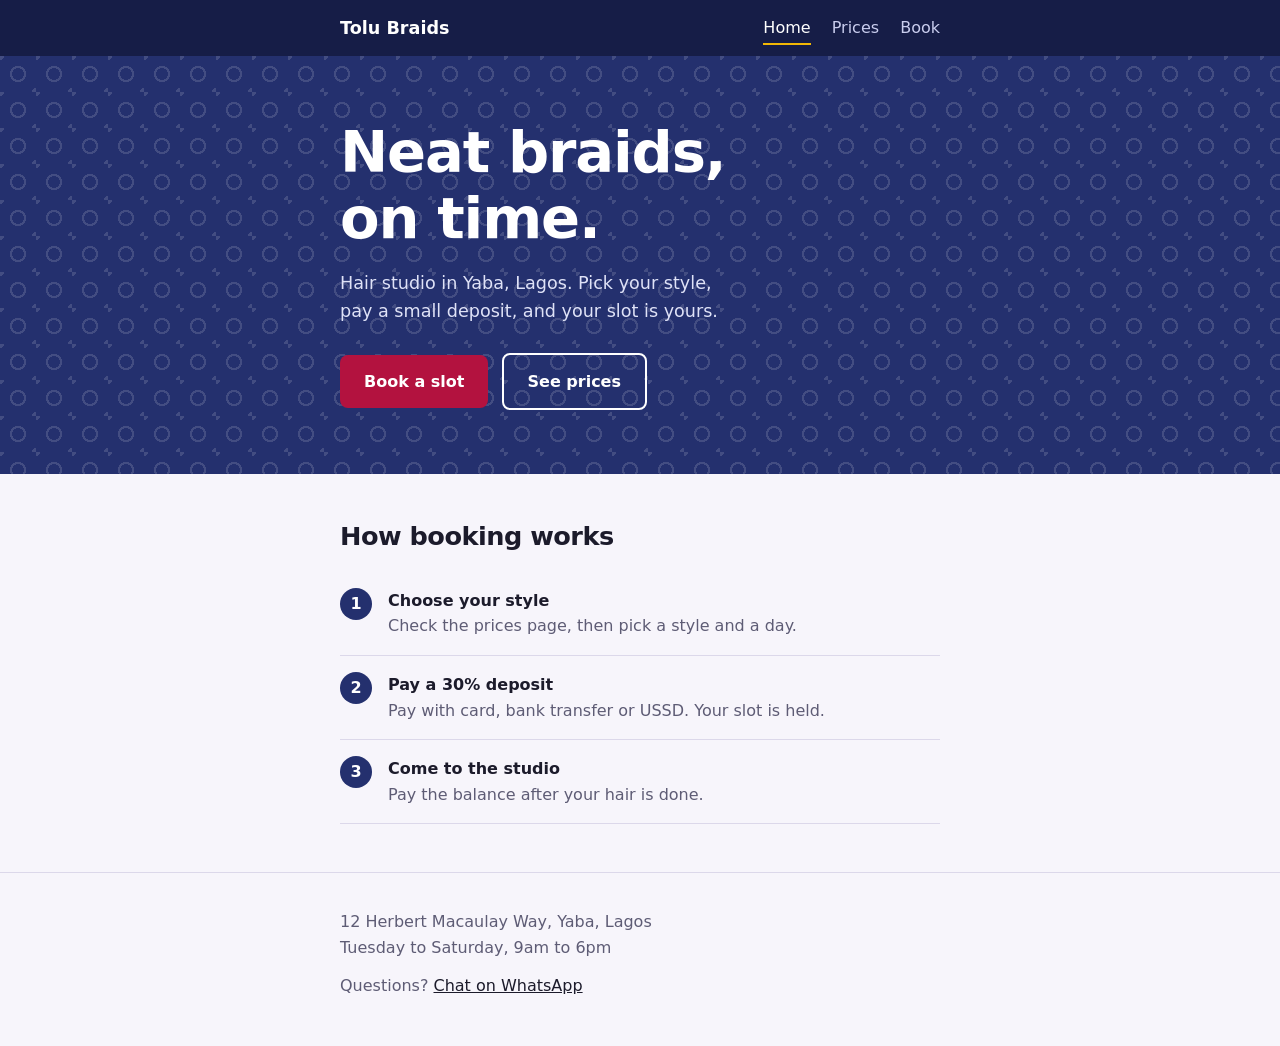
<file: index.html>
<!DOCTYPE html>
<html lang="en">
<head>
<meta charset="UTF-8">
<meta name="viewport" content="width=device-width, initial-scale=1">
<title>Tolu Braids | Hair studio in Yaba, Lagos</title>
<meta name="description" content="Knotless braids, cornrows and wig installs in Yaba. Book your slot and pay a deposit online.">
<link rel="stylesheet" href="style.css">
</head>
<body>

<header class="topbar">
  <div class="wrap">
      <a class="brand" href="index.html">Tolu Braids</a>
          <nav>
                <a href="index.html" aria-current="page">Home</a>
                      <a href="prices.html">Prices</a>
                            <a href="book.html">Book</a>
                                </nav>
                                  </div>
                                  </header>

                                  <section class="hero">
                                    <div class="wrap">
                                        <h1>Neat braids, on time.</h1>
                                            <p>Hair studio in Yaba, Lagos. Pick your style, pay a small deposit, and your slot is yours.</p>
                                                <a class="btn" href="book.html">Book a slot</a>
                                                    <a class="btn ghost" href="prices.html">See prices</a>
                                                      </div>
                                                      </section>

                                                      <main>
                                                        <section>
                                                            <div class="wrap">
                                                                  <h2>How booking works</h2>
                                                                        <ol class="steps">
                                                                                <li>
                                                                                          <div><strong>Choose your style</strong><span class="muted">Check the prices page, then pick a style and a day.</span></div>
                                                                                                  </li>
                                                                                                          <li>
                                                                                                                    <div><strong>Pay a 30% deposit</strong><span class="muted">Pay with card, bank transfer or USSD. Your slot is held.</span></div>
                                                                                                                            </li>
                                                                                                                                    <li>
                                                                                                                                              <div><strong>Come to the studio</strong><span class="muted">Pay the balance after your hair is done.</span></div>
                                                                                                                                                      </li>
                                                                                                                                                            </ol>
                                                                                                                                                                </div>
                                                                                                                                                                  </section>
                                                                                                                                                                  </main>

                                                                                                                                                                  <footer>
                                                                                                                                                                    <div class="wrap">
                                                                                                                                                                        <p>12 Herbert Macaulay Way, Yaba, Lagos<br>Tuesday to Saturday, 9am to 6pm</p>
                                                                                                                                                                            <p style="margin-top: 12px">
                                                                                                                                                                                  Questions? <a href="https://wa.me/2348000000000?text=Hello%20Tolu%20Braids">Chat on WhatsApp</a>
                                                                                                                                                                                      </p>
                                                                                                                                                                                        </div>
                                                                                                                                                                                        </footer>

                                                                                                                                                                                        </body>
                                                                                                                                                                                        </html>
</file>
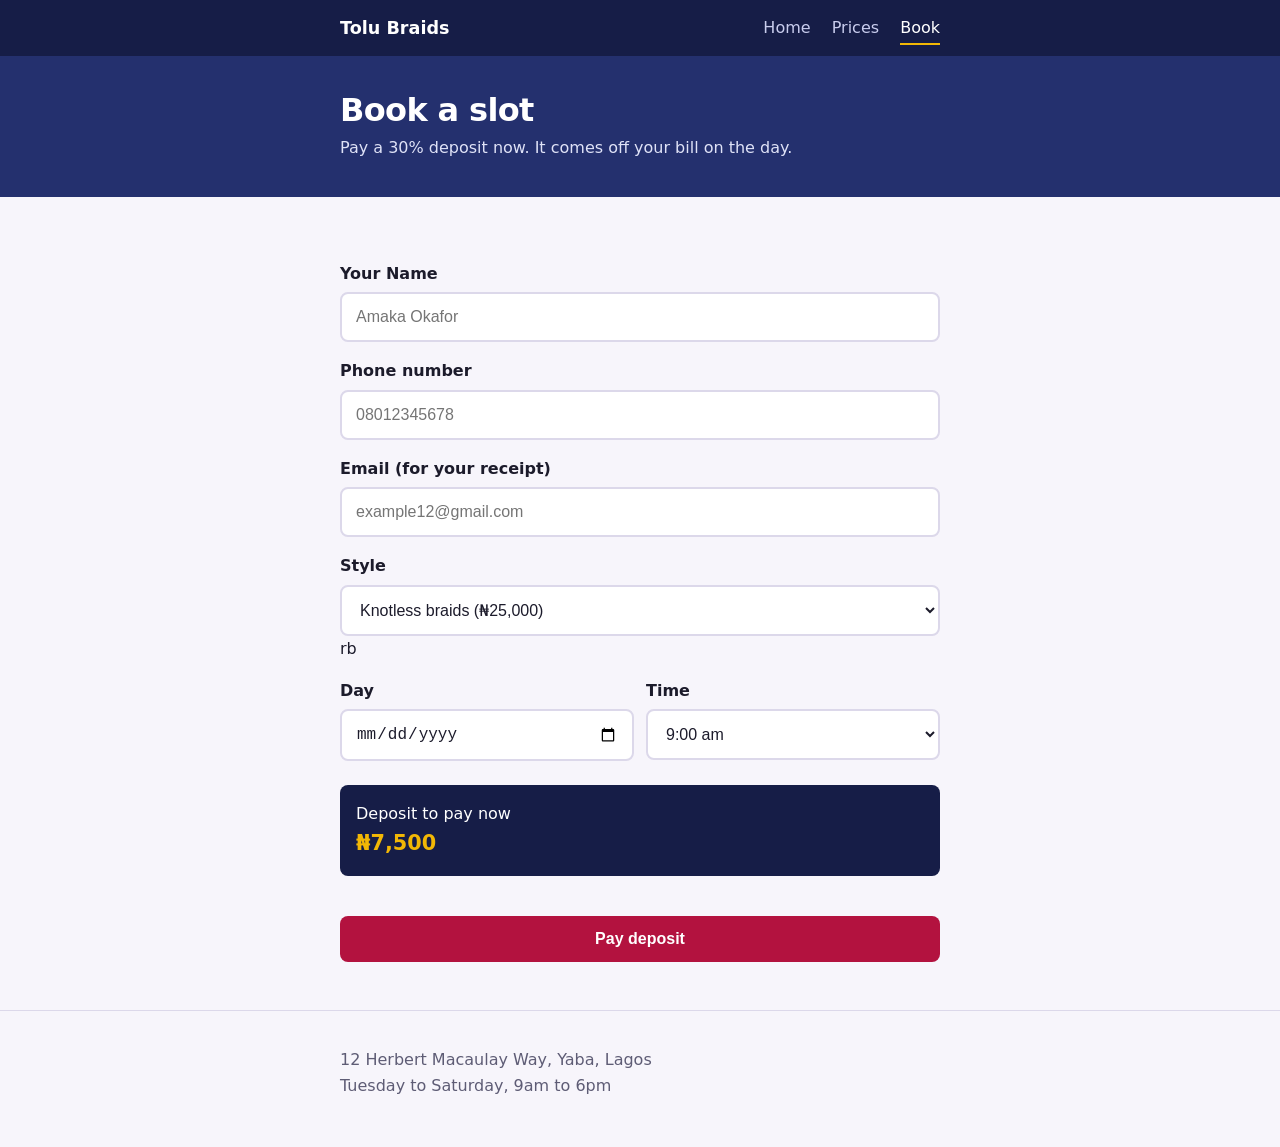
<file: book.html>
<!DOCTYPE html>
<html lang="en">
<head>
<meta charset="UTF-8">
<meta name="viewport" content="width=device-width, initial-scale=1">
<title>Book a slot | Tolu Braids</title>
<link rel="stylesheet" href="style.css">
</head>
<body>

<header class="topbar">
  <div class="wrap">
      <a class="brand" href="index.html">Tolu Braids</a>
          <nav>
                <a href="index.html">Home</a>
                      <a href="prices.html">Prices</a>
                            <a href="book.html" aria-current="page">Book</a>
                                </nav>
                                  </div>
                                  </header>

                                  <div class="page-title">
                                    <div class="wrap">
                                        <h1>Book a slot</h1>
                                            <p>Pay a 30% deposit now. It comes off your bill on the day.</p>
                                              </div>
                                              </div>

                                              <main>
                                                <section>
                                                    <div class="wrap">

                                                          <!-- The booking form. There is no <form> tag: the button runs the JavaScript below. -->
                                                                <div id="booking">
                                                                        <label for="name">Your Name</label>
                                                                                <input id="name" type="text" autocomplete="name" placeholder="Amaka Okafor">

                                                                                        <label for="phone">Phone number</label>
                                                                                                <input id="phone" type="tel" autocomplete="tel" placeholder="08012345678">

                                                                                                        <label for="email">Email (for your receipt)</label>
                                                                                                                <input id="email" type="email" autocomplete="email" placeholder="example12@gmail.com">

                                                                                                                        <label for="service">Style</label>
                                                                                                                                <select id="service">
                                                                                                                                          <option value="25000">Knotless braids (₦25,000)</option>
                                                                                                                                                    <option value="8000">Cornrows (₦8,000)</option>
                                                                                                                                                              <option value="10000">Wig installation (₦10,000)</option>
                                                                                                                                                                        <option value="6000">Wash and blow-dry (₦6,000)</option>
                                                                                                                                                                                </select>rb 

                                                                                                                                                                                        <div class="row">
                                                                                                                                                                                                  <div>
                                                                                                                                                                                                              <label for="date">Day</label>
                                                                                                                                                                                                                          <input id="date" type="date">
                                                                                                                                                                                                                                    </div>
                                                                                                                                                                                                                                              <div>
                                                                                                                                                                                                                                                          <label for="time">Time</label>
                                                                                                                                                                                                                                                                      <select id="time">
                                                                                                                                                                                                                                                                                    <option>9:00 am</option>
                                                                                                                                                                                                                                                                                                  <option>11:00 am</option>
                                                                                                                                                                                                                                                                                                                <option>1:00 pm</option>
                                                                                                                                                                                                                                                                                                                              <option>3:00 pm</option>
                                                                                                                                                                                                                                                                                                                                          </select>
                                                                                                                                                                                                                                                                                                                                                    </div>
                                                                                                                                                                                                                                                                                                                                                            </div>

                                                                                                                                                                                                                                                                                                                                                                    <div class="summary">
                                                                                                                                                                                                                                                                                                                                                                              Deposit to pay now<br>
                                                                                                                                                                                                                                                                                                                                                                                        <b id="deposit">₦7,500</b>
                                                                                                                                                                                                                                                                                                                                                                                                </div>

                                                                                                                                                                                                                                                                                                                                                                                                        <p class="error" id="error" role="alert"></p>
                                                                                                                                                                                                                                                                                                                                                                                                                <button class="btn full" id="pay">Pay deposit</button>
                                                                                                                                                                                                                                                                                                                                                                                                                      </div>

                                                                                                                                                                                                                                                                                                                                                                                                                            <!-- Shown only after a successful payment -->
                                                                                                                                                                                                                                                                                                                                                                                                                                  <div class="success" id="success">
                                                                                                                                                                                                                                                                                                                                                                                                                                          <h2>Deposit received</h2>
                                                                                                                                                                                                                                                                                                                                                                                                                                                  <p>Your reference is <strong id="ref"></strong>. Keep it safe.</p>
                                                                                                                                                                                                                                                                                                                                                                                                                                                          <p class="muted" style="margin-top: 8px">Tap the button to send us your booking on WhatsApp so we can confirm your time.</p>
                                                                                                                                                                                                                                                                                                                                                                                                                                                                  <a class="btn full" id="wa" href="#">Confirm on WhatsApp</a>
                                                                                                                                                                                                                                                                                                                                                                                                                                                                        </div>

                                                                                                                                                                                                                                                                                                                                                                                                                                                                            </div>
                                                                                                                                                                                                                                                                                                                                                                                                                                                                              </section>
                                                                                                                                                                                                                                                                                                                                                                                                                                                                              </main>

                                                                                                                                                                                                                                                                                                                                                                                                                                                                              <footer>
                                                                                                                                                                                                                                                                                                                                                                                                                                                                                <div class="wrap">
                                                                                                                                                                                                                                                                                                                                                                                                                                                                                    <p>12 Herbert Macaulay Way, Yaba, Lagos<br>Tuesday to Saturday, 9am to 6pm</p>
                                                                                                                                                                                                                                                                                                                                                                                                                                                                                      </div>
                                                                                                                                                                                                                                                                                                                                                                                                                                                                                      </footer>

                                                                                                                                                                                                                                                                                                                                                                                                                                                                                      <!-- Paystack's own script. It opens the payment pop-up. -->
                                                                                                                                                                                                                                                                                                                                                                                                                                                                                      <script src="https://js.paystack.co/v1/inline.js"></script>

                                                                                                                                                                                                                                                                                                                                                                                                                                                                                      <script>
                                                                                                                                                                                                                                                                                                                                                                                                                                                                                        // ============ SETTINGS: the only things you need to change ============
                                                                                                                                                                                                                                                                                                                                                                                                                                                                                          // 1. Your Paystack PUBLIC key. Use pk_test_ while testing, pk_live_ when you go live.
                                                                                                                                                                                                                                                                                                                                                                                                                                                                                            //    NEVER put your secret key (sk_...) in this file.
                                                                                                                                                                                                                                                                                                                                                                                                                                                                                              const PAYSTACK_PUBLIC_KEY = "pk_test_xxxxxxxxxxxxxxxxxxxxxxxx";
                                                                                                                                                                                                                                                                                                                                                                                                                                                                                                // 2. The business WhatsApp number: country code 234, no plus sign, no leading zero.
                                                                                                                                                                                                                                                                                                                                                                                                                                                                                                  const WHATSAPP_NUMBER = "2348137798328";
                                                                                                                                                                                                                                                                                                                                                                                                                                                                                                    // 3. Deposit share of the price. 0.3 means 30%.
                                                                                                                                                                                                                                                                                                                                                                                                                                                                                                      const DEPOSIT_RATE = 0.3;
                                                                                                                                                                                                                                                                                                                                                                                                                                                                                                        // =======================================================================

                                                                                                                                                                                                                                                                                                                                                                                                                                                                                                          const serviceEl = document.getElementById("service");
                                                                                                                                                                                                                                                                                                                                                                                                                                                                                                            const dateEl = document.getElementById("date");
                                                                                                                                                                                                                                                                                                                                                                                                                                                                                                              const timeEl = document.getElementById("time");
                                                                                                                                                                                                                                                                                                                                                                                                                                                                                                                const depositEl = document.getElementById("deposit");
                                                                                                                                                                                                                                                                                                                                                                                                                                                                                                                  const errorEl = document.getElementById("error");

                                                                                                                                                                                                                                                                                                                                                                                                                                                                                                                    // Stop people picking a day that has already passed
                                                                                                                                                                                                                                                                                                                                                                                                                                                                                                                      dateEl.min = new Date().toISOString().split("T")[0];

                                                                                                                                                                                                                                                                                                                                                                                                                                                                                                                        function getDeposit() {
                                                                                                                                                                                                                                                                                                                                                                                                                                                                                                                            return Math.round(Number(serviceEl.value) * DEPOSIT_RATE);
                                                                                                                                                                                                                                                                                                                                                                                                                                                                                                                              }

                                                                                                                                                                                                                                                                                                                                                                                                                                                                                                                                function showDeposit() {
                                                                                                                                                                                                                                                                                                                                                                                                                                                                                                                                    depositEl.textContent = "₦" + getDeposit().toLocaleString("en-NG");
                                                                                                                                                                                                                                                                                                                                                                                                                                                                                                                                      }
                                                                                                                                                                                                                                                                                                                                                                                                                                                                                                                                        serviceEl.addEventListener("change", showDeposit);
                                                                                                                                                                                                                                                                                                                                                                                                                                                                                                                                          showDeposit();

                                                                                                                                                                                                                                                                                                                                                                                                                                                                                                                                            document.getElementById("pay").addEventListener("click", function () {
                                                                                                                                                                                                                                                                                                                                                                                                                                                                                                                                                const name = document.getElementById("name").value.trim();
                                                                                                                                                                                                                                                                                                                                                                                                                                                                                                                                                    const phone = document.getElementById("phone").value.trim();
                                                                                                                                                                                                                                                                                                                                                                                                                                                                                                                                                        const email = document.getElementById("email").value.trim();
                                                                                                                                                                                                                                                                                                                                                                                                                                                                                                                                                            const service = serviceEl.options[serviceEl.selectedIndex].text;
                                                                                                                                                                                                                                                                                                                                                                                                                                                                                                                                                                const date = dateEl.value;
                                                                                                                                                                                                                                                                                                                                                                                                                                                                                                                                                                    const time = timeEl.value;
                                                                                                                                                                                                                                                                                                                                                                                                                                                                                                                                                                        errorEl.textContent = "";

                                                                                                                                                                                                                                                                                                                                                                                                                                                                                                                                                                            // Check the form before opening the payment pop-up
                                                                                                                                                                                                                                                                                                                                                                                                                                                                                                                                                                                if (!name) { errorEl.textContent = "Enter your name."; return; }
                                                                                                                                                                                                                                                                                                                                                                                                                                                                                                                                                                                    if (phone.length < 10) { errorEl.textContent = "Enter a phone number with at least 10 digits."; return; }
                                                                                                                                                                                                                                                                                                                                                                                                                                                                                                                                                                                        if (!email.includes("@")) { errorEl.textContent = "Enter a valid email address."; return; }
                                                                                                                                                                                                                                                                                                                                                                                                                                                                                                                                                                                            if (!date) { errorEl.textContent = "Choose a day."; return; }

                                                                                                                                                                                                                                                                                                                                                                                                                                                                                                                                                                                                // Make sure Paystack's script loaded (it needs internet)
                                                                                                                                                                                                                                                                                                                                                                                                                                                                                                                                                                                                    if (typeof PaystackPop === "undefined") {
                                                                                                                                                                                                                                                                                                                                                                                                                                                                                                                                                                                                          errorEl.textContent = "Payment could not load. Check your internet and refresh the page.";
                                                                                                                                                                                                                                                                                                                                                                                                                                                                                                                                                                                                                return;
                                                                                                                                                                                                                                                                                                                                                                                                                                                                                                                                                                                                                    }

                                                                                                                                                                                                                                                                                                                                                                                                                                                                                                                                                                                                                        const handler = PaystackPop.setup({
                                                                                                                                                                                                                                                                                                                                                                                                                                                                                                                                                                                                                              key: PAYSTACK_PUBLIC_KEY,
                                                                                                                                                                                                                                                                                                                                                                                                                                                                                                                                                                                                                                    email: email,
                                                                                                                                                                                                                                                                                                                                                                                                                                                                                                                                                                                                                                          amount: getDeposit() * 100,   // Paystack counts in kobo, so naira x 100
                                                                                                                                                                                                                                                                                                                                                                                                                                                                                                                                                                                                                                                currency: "NGN",
                                                                                                                                                                                                                                                                                                                                                                                                                                                                                                                                                                                                                                                      // These details show on your Paystack dashboard next to the payment
                                                                                                                                                                                                                                                                                                                                                                                                                                                                                                                                                                                                                                                            metadata: {
                                                                                                                                                                                                                                                                                                                                                                                                                                                                                                                                                                                                                                                                    custom_fields: [
                                                                                                                                                                                                                                                                                                                                                                                                                                                                                                                                                                                                                                                                              { display_name: "Name",    variable_name: "name",    value: name },
                                                                                                                                                                                                                                                                                                                                                                                                                                                                                                                                                                                                                                                                                        { display_name: "Phone",   variable_name: "phone",   value: phone },
                                                                                                                                                                                                                                                                                                                                                                                                                                                                                                                                                                                                                                                                                                  { display_name: "Style",   variable_name: "style",   value: service },
                                                                                                                                                                                                                                                                                                                                                                                                                                                                                                                                                                                                                                                                                                            { display_name: "Day",     variable_name: "day",     value: date },
                                                                                                                                                                                                                                                                                                                                                                                                                                                                                                                                                                                                                                                                                                                      { display_name: "Time",    variable_name: "time",    value: time }
                                                                                                                                                                                                                                                                                                                                                                                                                                                                                                                                                                                                                                                                                                                              ]
                                                                                                                                                                                                                                                                                                                                                                                                                                                                                                                                                                                                                                                                                                                                    },
                                                                                                                                                                                                                                                                                                                                                                                                                                                                                                                                                                                                                                                                                                                                          callback: function (response) {
                                                                                                                                                                                                                                                                                                                                                                                                                                                                                                                                                                                                                                                                                                                                                  // Payment went through
                                                                                                                                                                                                                                                                                                                                                                                                                                                                                                                                                                                                                                                                                                                                                          document.getElementById("booking").style.display = "none";
                                                                                                                                                                                                                                                                                                                                                                                                                                                                                                                                                                                                                                                                                                                                                                  document.getElementById("ref").textContent = response.reference;

                                                                                                                                                                                                                                                                                                                                                                                                                                                                                                                                                                                                                                                                                                                                                                          const text = "Hello Tolu Braids, I have paid my deposit.\n" +
                                                                                                                                                                                                                                                                                                                                                                                                                                                                                                                                                                                                                                                                                                                                                                                    "Name: " + name + "\nStyle: " + service + "\nDay: " + date + " at " + time +
                                                                                                                                                                                                                                                                                                                                                                                                                                                                                                                                                                                                                                                                                                                                                                                              "\nReference: " + response.reference;
                                                                                                                                                                                                                                                                                                                                                                                                                                                                                                                                                                                                                                                                                                                                                                                                      document.getElementById("wa").href =
                                                                                                                                                                                                                                                                                                                                                                                                                                                                                                                                                                                                                                                                                                                                                                                                                "https://wa.me/" + WHATSAPP_NUMBER + "?text=" + encodeURIComponent(text);

                                                                                                                                                                                                                                                                                                                                                                                                                                                                                                                                                                                                                                                                                                                                                                                                                        document.getElementById("success").style.display = "block";
                                                                                                                                                                                                                                                                                                                                                                                                                                                                                                                                                                                                                                                                                                                                                                                                                                window.scrollTo(0, 0);
                                                                                                                                                                                                                                                                                                                                                                                                                                                                                                                                                                                                                                                                                                                                                                                                                                      },
                                                                                                                                                                                                                                                                                                                                                                                                                                                                                                                                                                                                                                                                                                                                                                                                                                            onClose: function () {
                                                                                                                                                                                                                                                                                                                                                                                                                                                                                                                                                                                                                                                                                                                                                                                                                                                    errorEl.textContent = "Payment was cancelled. Your slot is not booked yet.";
                                                                                                                                                                                                                                                                                                                                                                                                                                                                                                                                                                                                                                                                                                                                                                                                                                                          }
                                                                                                                                                                                                                                                                                                                                                                                                                                                                                                                                                                                                                                                                                                                                                                                                                                                              });
                                                                                                                                                                                                                                                                                                                                                                                                                                                                                                                                                                                                                                                                                                                                                                                                                                                                  handler.openIframe();
                                                                                                                                                                                                                                                                                                                                                                                                                                                                                                                                                                                                                                                                                                                                                                                                                                                                    });
                                                                                                                                                                                                                                                                                                                                                                                                                                                                                                                                                                                                                                                                                                                                                                                                                                                                    </script>

                                                                                                                                                                                                                                                                                                                                                                                                                                                                                                                                                                                                                                                                                                                                                                                                                                                                    </body>
                                                                                                                                                                                                                                                                                                                                                                                                                                                                                                                                                                                                                                                                                                                                                                                                                                                                    </html>
</file>
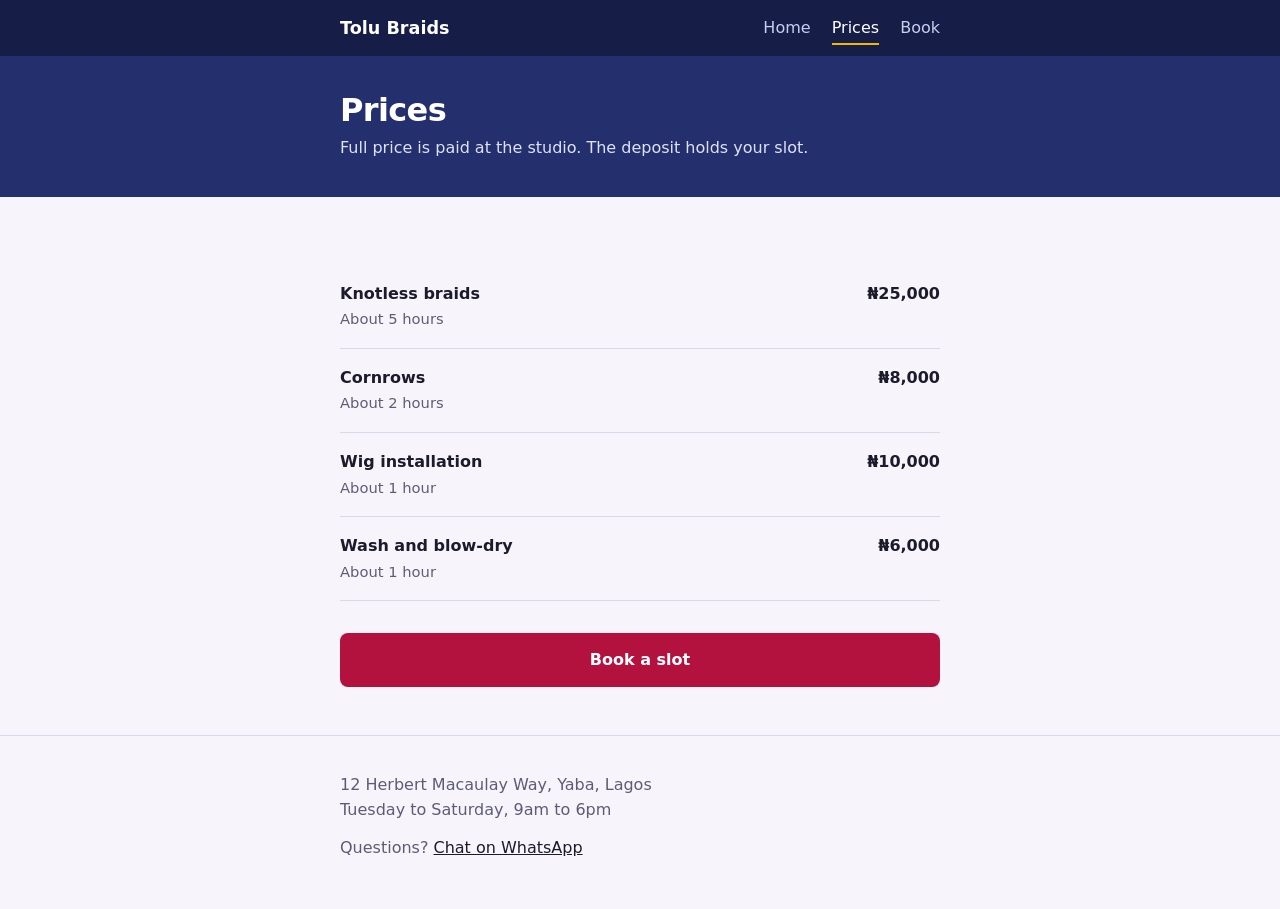
<file: prices.html>
<!DOCTYPE html>
<html lang="en">
<head>
<meta charset="UTF-8">
<meta name="viewport" content="width=device-width, initial-scale=1">
<title>Prices | Tolu Braids</title>
<link rel="stylesheet" href="style.css">
</head>
<body>

<header class="topbar">
  <div class="wrap">
      <a class="brand" href="index.html">Tolu Braids</a>
          <nav>
                <a href="index.html">Home</a>
                      <a href="prices.html" aria-current="page">Prices</a>
                            <a href="book.html">Book</a>
                                </nav>
                                  </div>
                                  </header>

                                  <div class="page-title">
                                    <div class="wrap">
                                        <h1>Prices</h1>
                                            <p>Full price is paid at the studio. The deposit holds your slot.</p>
                                              </div>
                                              </div>

                                              <main>
                                                <section>
                                                    <div class="wrap">
                                                          <ul class="prices">
                                                                  <li>
                                                                            <div><strong>Knotless braids</strong><span class="note">About 5 hours</span></div>
                                                                                      <span class="cost">₦25,000</span>
                                                                                              </li>
                                                                                                      <li>
                                                                                                                <div><strong>Cornrows</strong><span class="note">About 2 hours</span></div>
                                                                                                                          <span class="cost">₦8,000</span>
                                                                                                                                  </li>
                                                                                                                                          <li>
                                                                                                                                                    <div><strong>Wig installation</strong><span class="note">About 1 hour</span></div>
                                                                                                                                                              <span class="cost">₦10,000</span>
                                                                                                                                                                      </li>
                                                                                                                                                                              <li>
                                                                                                                                                                                        <div><strong>Wash and blow-dry</strong><span class="note">About 1 hour</span></div>
                                                                                                                                                                                                  <span class="cost">₦6,000</span>
                                                                                                                                                                                                          </li>
                                                                                                                                                                                                                </ul>
                                                                                                                                                                                                                      <div class="cta-row">
                                                                                                                                                                                                                              <a class="btn full" href="book.html">Book a slot</a>
                                                                                                                                                                                                                                    </div>
                                                                                                                                                                                                                                        </div>
                                                                                                                                                                                                                                          </section>
                                                                                                                                                                                                                                          </main>

                                                                                                                                                                                                                                          <footer>
                                                                                                                                                                                                                                            <div class="wrap">
                                                                                                                                                                                                                                                <p>12 Herbert Macaulay Way, Yaba, Lagos<br>Tuesday to Saturday, 9am to 6pm</p>
                                                                                                                                                                                                                                                    <p style="margin-top: 12px">
                                                                                                                                                                                                                                                          Questions? <a href="https://wa.me/2348000000000?text=Hello%20Tolu%20Braids">Chat on WhatsApp</a>
                                                                                                                                                                                                                                                              </p>
                                                                                                                                                                                                                                                                </div>
                                                                                                                                                                                                                                                                </footer>

                                                                                                                                                                                                                                                                </body>
                                                                                                                                                                                                                                                                </html>
</file>
<file: style.css>
/* ---------- 1. Colours: change these and every page changes ---------- */
:root {
  --indigo: #24306e;
    --indigo-deep: #161d47;
      --zobo: #b3123f;
        --chalk: #f7f5fb;
          --ink: #1c1b2b;
            --soft: #5e5c75;
              --line: #dcd8ea;
                --gold: #f2b705;
                }
                @media (prefers-color-scheme: dark) {
                  :root {
                      --chalk: #14132a;
                          --ink: #f1eefa;
                              --soft: #a9a6c4;
                                  --line: #2f2d52;
                                      --indigo: #2b3880;
                                        }
                                        }

                                        /* ---------- 2. Base ---------- */
                                        * { box-sizing: border-box; margin: 0; padding: 0; }
                                        body {
                                          font-family: system-ui, -apple-system, "Segoe UI", Roboto, sans-serif;
                                            background: var(--chalk);
                                              color: var(--ink);
                                                line-height: 1.6;
                                                }
                                                .wrap { max-width: 640px; margin: 0 auto; padding: 0 20px; }
                                                h1, h2 { line-height: 1.15; letter-spacing: -0.02em; }
                                                h2 { font-size: 1.6rem; margin-bottom: 8px; }
                                                section { padding: 48px 0; }
                                                .muted { color: var(--soft); }
                                                :focus-visible { outline: 3px solid var(--gold); outline-offset: 3px; }

                                                /* ---------- 3. Top bar (same on every page) ---------- */
                                                .topbar { background: var(--indigo-deep); color: #fff; }
                                                .topbar .wrap {
                                                  display: flex;
                                                    justify-content: space-between;
                                                      align-items: center;
                                                        padding-top: 14px;
                                                          padding-bottom: 14px;
                                                          }
                                                          .topbar .brand { font-weight: 700; color: #fff; text-decoration: none; font-size: 1.1rem; }
                                                          .topbar nav a {
                                                            color: #c9cdee;
                                                              text-decoration: none;
                                                                margin-left: 16px;
                                                                  padding: 6px 0;
                                                                    border-bottom: 2px solid transparent;
                                                                    }
                                                                    .topbar nav a:hover { color: #fff; }
                                                                    /* The page you are on gets a gold underline */
                                                                    .topbar nav a[aria-current="page"] { color: #fff; border-bottom-color: var(--gold); }

                                                                    /* ---------- 4. Home hero (adire pattern made with CSS, no image to download) ---------- */
                                                                    .hero {
                                                                      background-color: var(--indigo);
                                                                        background-image:
                                                                            radial-gradient(circle at 50% 50%, transparent 0 6px, rgba(255,255,255,.14) 6px 8px, transparent 8px),
                                                                                radial-gradient(circle at 0 0, rgba(255,255,255,.14) 0 4px, transparent 4px),
                                                                                    radial-gradient(circle at 100% 100%, rgba(255,255,255,.14) 0 4px, transparent 4px);
                                                                                      background-size: 36px 36px;
                                                                                        color: #fff;
                                                                                          padding: 64px 0;
                                                                                          }
                                                                                          .hero h1 { font-size: clamp(2.4rem, 9vw, 3.6rem); max-width: 11ch; }
                                                                                          .hero p { margin: 16px 0 28px; max-width: 34ch; color: #dfe2f7; font-size: 1.1rem; }

                                                                                          /* Smaller banner used on Prices and Book pages */
                                                                                          .page-title { background: var(--indigo); color: #fff; padding: 36px 0; }
                                                                                          .page-title h1 { font-size: 2rem; }
                                                                                          .page-title p { color: #dfe2f7; margin-top: 6px; }

                                                                                          /* ---------- 5. Buttons ---------- */
                                                                                          .btn {
                                                                                            display: inline-block;
                                                                                              background: var(--zobo);
                                                                                                color: #fff;
                                                                                                  border: 0;
                                                                                                    border-radius: 8px;
                                                                                                      padding: 14px 24px;
                                                                                                        font-size: 1rem;
                                                                                                          font-weight: 600;
                                                                                                            text-decoration: none;
                                                                                                              cursor: pointer;
                                                                                                              }
                                                                                                              .btn:hover { background: #930f34; }
                                                                                                              .btn.ghost { background: transparent; border: 2px solid #fff; margin-left: 8px; }
                                                                                                              .btn.ghost:hover { background: rgba(255,255,255,.12); }
                                                                                                              .btn.full { width: 100%; text-align: center; }

                                                                                                              /* ---------- 6. Steps on the home page ---------- */
                                                                                                              .steps { list-style: none; margin-top: 20px; counter-reset: step; }
                                                                                                              .steps li {
                                                                                                                counter-increment: step;
                                                                                                                  display: flex;
                                                                                                                    gap: 16px;
                                                                                                                      padding: 16px 0;
                                                                                                                        border-bottom: 1px solid var(--line);
                                                                                                                        }
                                                                                                                        .steps li::before {
                                                                                                                          content: counter(step);
                                                                                                                            flex: none;
                                                                                                                              width: 32px;
                                                                                                                                height: 32px;
                                                                                                                                  border-radius: 50%;
                                                                                                                                    background: var(--indigo);
                                                                                                                                      color: #fff;
                                                                                                                                        font-weight: 700;
                                                                                                                                          display: grid;
                                                                                                                                            place-items: center;
                                                                                                                                            }
                                                                                                                                            .steps strong { display: block; }

                                                                                                                                            /* ---------- 7. Price list ---------- */
                                                                                                                                            .prices { list-style: none; margin-top: 20px; }
                                                                                                                                            .prices li {
                                                                                                                                              display: flex;
                                                                                                                                                justify-content: space-between;
                                                                                                                                                  gap: 16px;
                                                                                                                                                    padding: 16px 0;
                                                                                                                                                      border-bottom: 1px solid var(--line);
                                                                                                                                                      }
                                                                                                                                                      .prices strong { display: block; }
                                                                                                                                                      .prices .note { color: var(--soft); font-size: .92rem; }
                                                                                                                                                      .prices .cost { font-weight: 700; white-space: nowrap; }
                                                                                                                                                      .cta-row { margin-top: 32px; }

                                                                                                                                                      /* ---------- 8. Booking form ---------- */
                                                                                                                                                      label { display: block; font-weight: 600; margin: 16px 0 6px; }
                                                                                                                                                      input, select {
                                                                                                                                                        width: 100%;
                                                                                                                                                          padding: 14px;
                                                                                                                                                            border-radius: 8px;
                                                                                                                                                              border: 2px solid var(--line);
                                                                                                                                                                font-size: 1rem;
                                                                                                                                                                  background: #fff;
                                                                                                                                                                    color: #1c1b2b;
                                                                                                                                                                    }
                                                                                                                                                                    .row { display: grid; grid-template-columns: 1fr 1fr; gap: 12px; }
                                                                                                                                                                    .summary {
                                                                                                                                                                      margin: 24px 0 8px;
                                                                                                                                                                        padding: 16px;
                                                                                                                                                                          border-radius: 8px;
                                                                                                                                                                            background: var(--indigo-deep);
                                                                                                                                                                              color: #fff;
                                                                                                                                                                              }
                                                                                                                                                                              .summary b { color: var(--gold); font-size: 1.3rem; }
                                                                                                                                                                              .error { color: var(--zobo); font-weight: 600; min-height: 1.5em; margin: 8px 0; }
                                                                                                                                                                              @media (prefers-color-scheme: dark) { .error { color: #ff9db6; } }

                                                                                                                                                                              .success {
                                                                                                                                                                                display: none;
                                                                                                                                                                                  padding: 24px;
                                                                                                                                                                                    border-radius: 8px;
                                                                                                                                                                                      border: 2px solid var(--gold);
                                                                                                                                                                                      }
                                                                                                                                                                                      .success h2 { margin-bottom: 12px; }
                                                                                                                                                                                      .success .btn { margin-top: 16px; }

                                                                                                                                                                                      /* ---------- 9. Footer ---------- */
                                                                                                                                                                                      footer { padding: 36px 0 48px; color: var(--soft); border-top: 1px solid var(--line); }
                                                                                                                                                                                      footer a { color: var(--ink); }

                                                                                                                                                                                      @media (prefers-reduced-motion: no-preference) {
                                                                                                                                                                                        .btn { transition: background .15s; }
                                                                                                                                                                                        }
</file>
